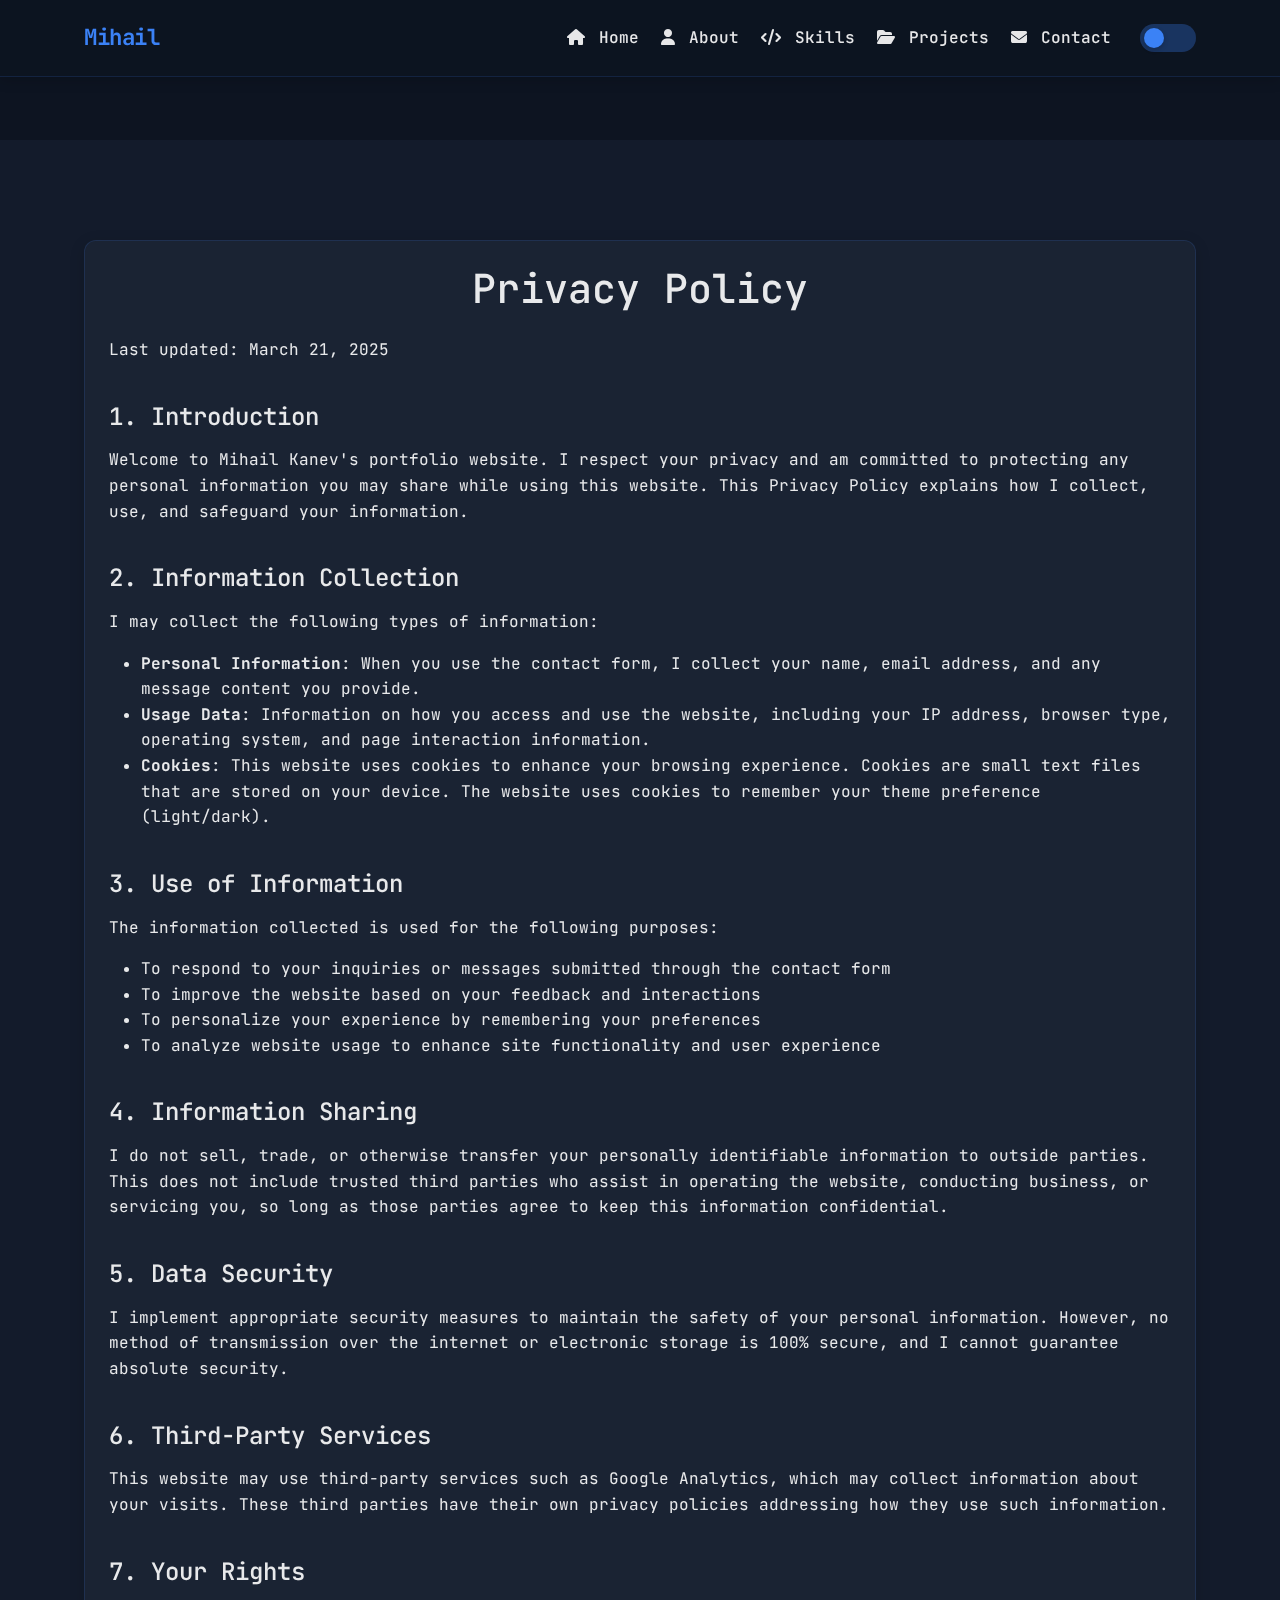
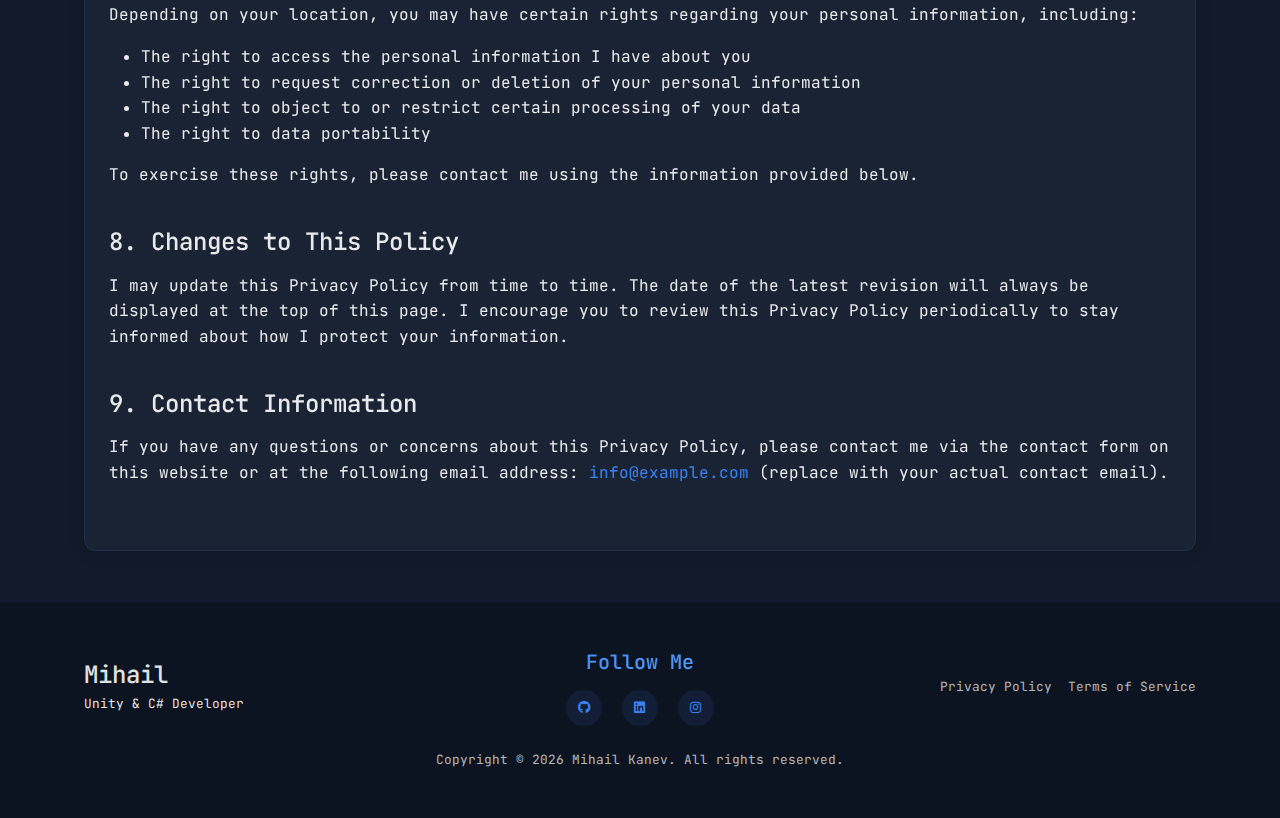
<file: privacy-policy.html>
<!DOCTYPE html>
<html lang="en" data-theme="dark">
  <head>
    <meta charset="UTF-8" />
    <meta http-equiv="X-UA-Compatible" content="IE=edge" />
    <meta name="viewport" content="width=device-width, initial-scale=1.0" />
    <title>Privacy Policy - Mihail Kanev</title>
    <link
      href="https://cdn.jsdelivr.net/npm/bootstrap@5.3.3/dist/css/bootstrap.min.css"
      rel="stylesheet"
      integrity="sha384-QWTKZyjpPEjISv5WaRU9OFeRpok6YctnYmDr5pNlyT2bRjXh0JMhjY6hW+ALEwIH"
      crossorigin="anonymous"
    />
    <link
      rel="stylesheet"
      href="https://cdnjs.cloudflare.com/ajax/libs/font-awesome/6.4.0/css/all.min.css"
    />
    <link
      rel="stylesheet"
      href="https://fonts.googleapis.com/css2?family=JetBrains+Mono:wght@100..800&display=swap"
    />
    <link rel="stylesheet" href="Style.css" />
  </head>

  <body>
    <!-- Header -->
    <header>
      <nav class="navbar navbar-expand-md fixed-top glass-nav">
        <div class="container">
          <a class="navbar-brand fw-bold" href="./">
            Mihail
          </a>
          <button
            class="navbar-toggler custom-toggler"
            type="button"
            data-bs-toggle="collapse"
            data-bs-target="#collapsibleNavId"
            aria-controls="collapsibleNavId"
            aria-expanded="false"
            aria-label="Toggle navigation"
          >
            <i class="fas fa-bars"></i>
          </button>
          <div class="collapse navbar-collapse" id="collapsibleNavId">
            <ul class="navbar-nav ms-auto mt-2 mt-lg-0">
              <li class="nav-item">
                <a class="nav-link" href="index.html#home">
                  <i class="fas fa-home me-1"></i> Home
                </a>
              </li>
              <li class="nav-item">
                <a class="nav-link" href="index.html#about">
                  <i class="fas fa-user me-1"></i> About
                </a>
              </li>
              <li class="nav-item">
                <a class="nav-link" href="index.html#skills">
                  <i class="fas fa-code me-1"></i> Skills
                </a>
              </li>
              <li class="nav-item">
                <a class="nav-link" href="index.html#projects">
                  <i class="fas fa-folder-open me-1"></i> Projects
                </a>
              </li>
              <li class="nav-item">
                <a class="nav-link" href="index.html#contact">
                  <i class="fas fa-envelope me-1"></i> Contact
                </a>
              </li>
              <!-- Theme Toggle Button -->
              <li class="nav-item d-flex align-items-center ms-2">
                <button id="theme-toggle" class="theme-toggle" title="Toggle Theme">
                  <div class="theme-toggle-track">
                    <div class="theme-toggle-thumb"></div>
                  </div>
                </button>
              </li>
            </ul>
          </div>
        </div>
      </nav>
    </header>

    <main style="padding-top: 100px; padding-bottom: 50px;">
      <div class="container">
        <div class="card p-4">
          <h1 class="mb-4 text-center">Privacy Policy</h1>
          <div class="mb-4">
            <p>Last updated: March 21, 2025</p>
          </div>

          <div class="mb-4">
            <h2 class="h4 mb-3">1. Introduction</h2>
            <p>Welcome to Mihail Kanev's portfolio website. I respect your privacy and am committed to protecting any personal information you may share while using this website. This Privacy Policy explains how I collect, use, and safeguard your information.</p>
          </div>

          <div class="mb-4">
            <h2 class="h4 mb-3">2. Information Collection</h2>
            <p>I may collect the following types of information:</p>
            <ul>
              <li><strong>Personal Information</strong>: When you use the contact form, I collect your name, email address, and any message content you provide.</li>
              <li><strong>Usage Data</strong>: Information on how you access and use the website, including your IP address, browser type, operating system, and page interaction information.</li>
              <li><strong>Cookies</strong>: This website uses cookies to enhance your browsing experience. Cookies are small text files that are stored on your device. The website uses cookies to remember your theme preference (light/dark).</li>
            </ul>
          </div>

          <div class="mb-4">
            <h2 class="h4 mb-3">3. Use of Information</h2>
            <p>The information collected is used for the following purposes:</p>
            <ul>
              <li>To respond to your inquiries or messages submitted through the contact form</li>
              <li>To improve the website based on your feedback and interactions</li>
              <li>To personalize your experience by remembering your preferences</li>
              <li>To analyze website usage to enhance site functionality and user experience</li>
            </ul>
          </div>

          <div class="mb-4">
            <h2 class="h4 mb-3">4. Information Sharing</h2>
            <p>I do not sell, trade, or otherwise transfer your personally identifiable information to outside parties. This does not include trusted third parties who assist in operating the website, conducting business, or servicing you, so long as those parties agree to keep this information confidential.</p>
          </div>

          <div class="mb-4">
            <h2 class="h4 mb-3">5. Data Security</h2>
            <p>I implement appropriate security measures to maintain the safety of your personal information. However, no method of transmission over the internet or electronic storage is 100% secure, and I cannot guarantee absolute security.</p>
          </div>

          <div class="mb-4">
            <h2 class="h4 mb-3">6. Third-Party Services</h2>
            <p>This website may use third-party services such as Google Analytics, which may collect information about your visits. These third parties have their own privacy policies addressing how they use such information.</p>
          </div>

          <div class="mb-4">
            <h2 class="h4 mb-3">7. Your Rights</h2>
            <p>Depending on your location, you may have certain rights regarding your personal information, including:</p>
            <ul>
              <li>The right to access the personal information I have about you</li>
              <li>The right to request correction or deletion of your personal information</li>
              <li>The right to object to or restrict certain processing of your data</li>
              <li>The right to data portability</li>
            </ul>
            <p>To exercise these rights, please contact me using the information provided below.</p>
          </div>

          <div class="mb-4">
            <h2 class="h4 mb-3">8. Changes to This Policy</h2>
            <p>I may update this Privacy Policy from time to time. The date of the latest revision will always be displayed at the top of this page. I encourage you to review this Privacy Policy periodically to stay informed about how I protect your information.</p>
          </div>

          <div class="mb-4">
            <h2 class="h4 mb-3">9. Contact Information</h2>
            <p>If you have any questions or concerns about this Privacy Policy, please contact me via the contact form on this website or at the following email address: <a href="mailto:info@example.com">info@example.com</a> (replace with your actual contact email).</p>
          </div>
        </div>
      </div>
    </main>

    <!-- Footer -->
    <footer class="footer-gradient text-center py-5">
      <div class="container">
        <div class="footer-content">
          <div class="row align-items-center">
            <div class="col-md-4 text-md-start mb-4 mb-md-0">
              <div class="d-flex align-items-center justify-content-center justify-content-md-start">
                <div>
                  <h4 class="footer-logo mb-1">Mihail</h4>
                  <p class="footer-tagline mb-0">Unity & C# Developer</p>
                </div>
              </div>
            </div>
            <div class="col-md-4 mb-4 mb-md-0">
              <h3 class="h5 mb-3 gradient-text">Follow Me</h3>
              <div class="social-links">
                <a href="https://github.com/mihailkanev01" class="social-icon" target="_blank" rel="noopener noreferrer">
                  <i class="fab fa-github"></i>
                </a>
                <a href="https://www.linkedin.com/in/mihail-kanev/" class="social-icon" target="_blank" rel="noopener noreferrer">
                  <i class="fab fa-linkedin"></i>
                </a>
                <a href="https://www.instagram.com/_mihail_01/" class="social-icon" target="_blank" rel="noopener noreferrer">
                  <i class="fab fa-instagram"></i>
                </a>
              </div>
            </div>
            <div class="col-md-4 text-md-end">
              <div class="d-flex flex-column flex-md-row justify-content-center justify-content-md-end">
                <a href="privacy-policy.html" class="footer-link me-md-3 mb-2 mb-md-0">Privacy Policy</a>
                <a href="terms-of-service.html" class="footer-link">Terms of Service</a>
              </div>
            </div>
          </div>
          <div class="footer-divider my-4"></div>
          <p class="copyright mb-0">
            Copyright &copy; <span id="current-year">2025</span> Mihail Kanev. All rights reserved.
          </p>
        </div>
      </div>
    </footer>

    <!-- Theme transition overlay -->
    <div class="theme-transition"></div>

    <script
      src="https://cdn.jsdelivr.net/npm/bootstrap@5.3.3/dist/js/bootstrap.bundle.min.js"
      integrity="sha384-YvpcrYf0tY3lHB60NNkmXc5s9fDVZLESaAA55NDzOxhy9GkcIdslK1eN7N6jIeHz"
      crossorigin="anonymous"
    ></script>
    
    <script src="main.js"></script>
  </body>
</html>
</file>
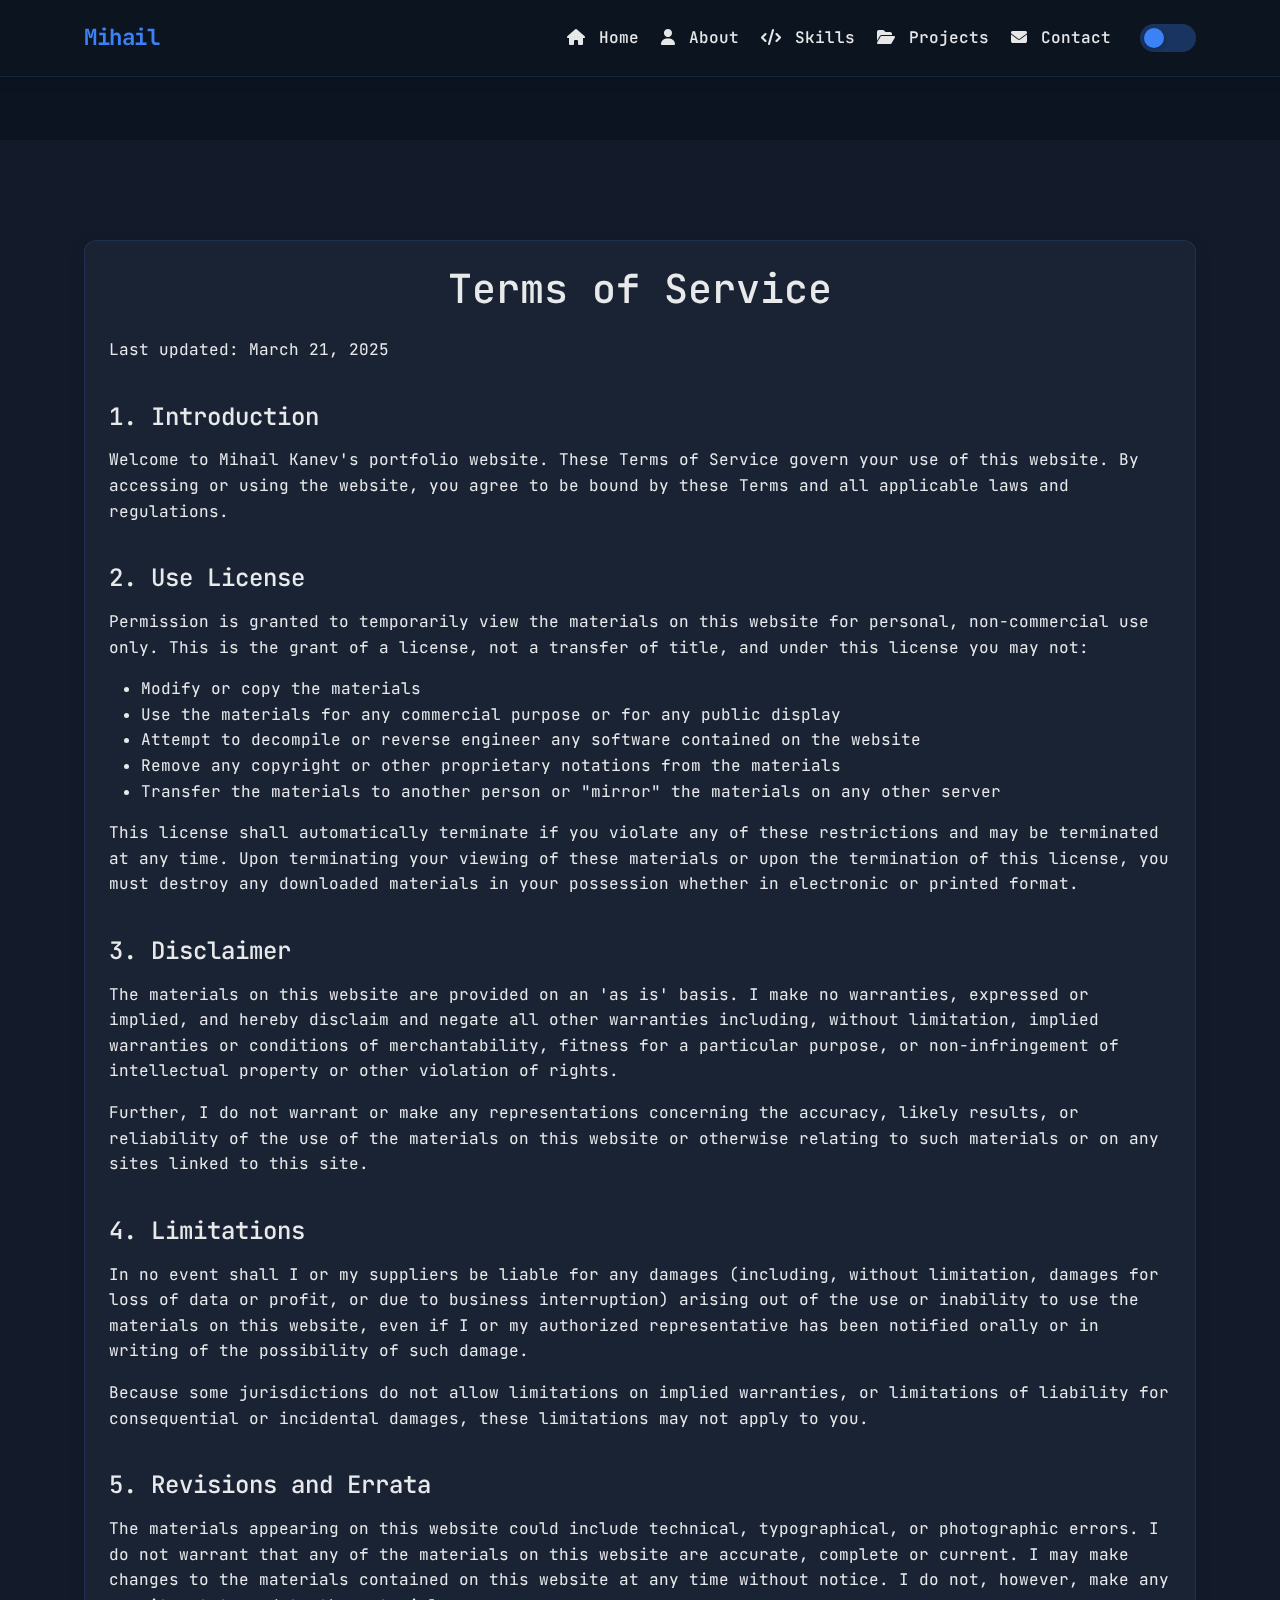
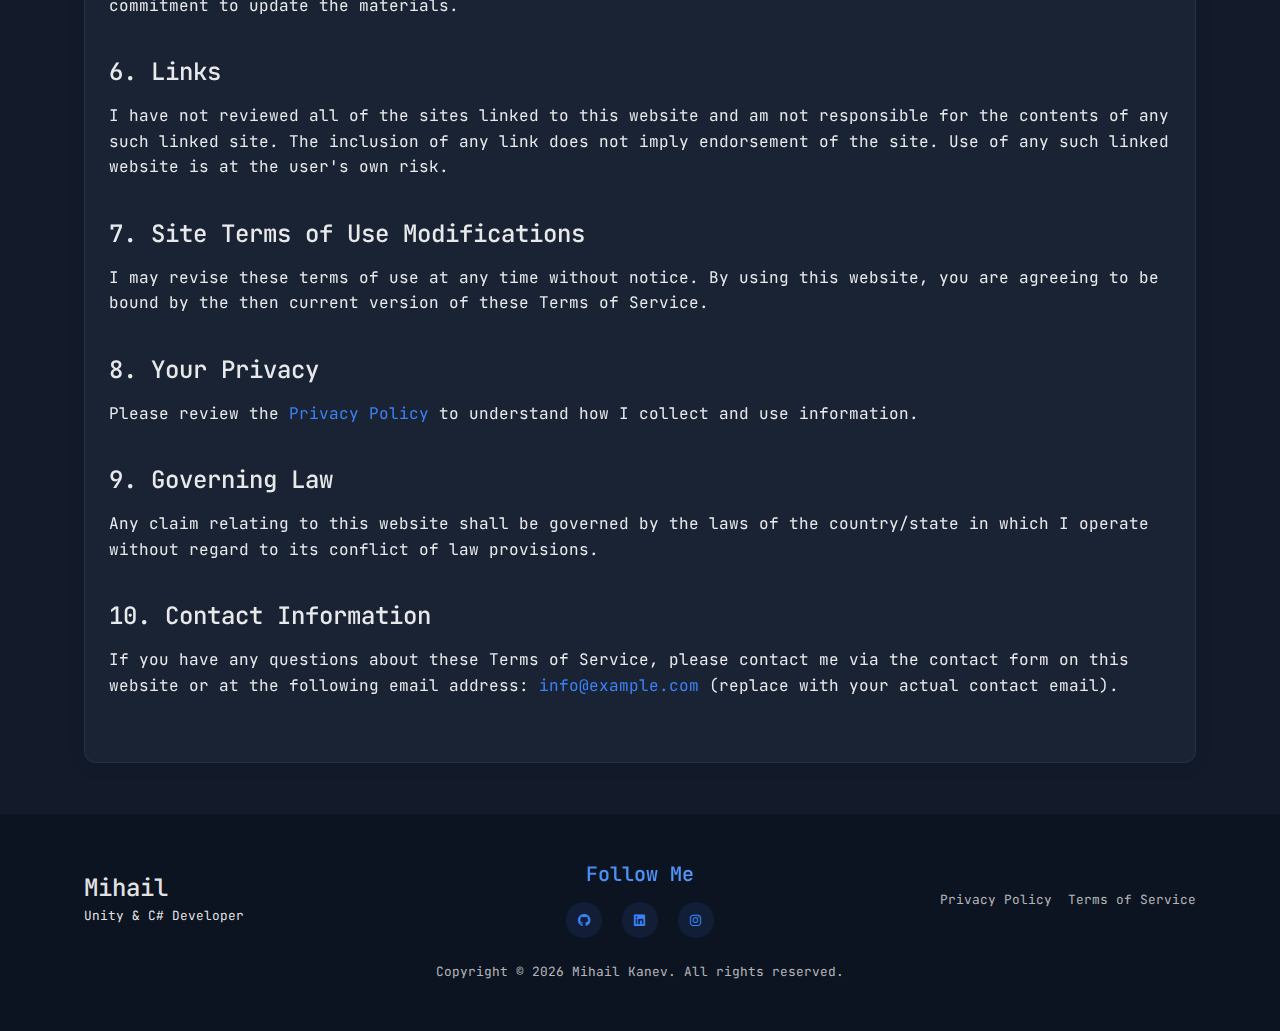
<file: terms-of-service.html>
<!DOCTYPE html>
<html lang="en" data-theme="dark">
  <head>
    <meta charset="UTF-8" />
    <meta http-equiv="X-UA-Compatible" content="IE=edge" />
    <meta name="viewport" content="width=device-width, initial-scale=1.0" />
    <title>Terms of Service - Mihail Kanev</title>
    <link
      href="https://cdn.jsdelivr.net/npm/bootstrap@5.3.3/dist/css/bootstrap.min.css"
      rel="stylesheet"
      integrity="sha384-QWTKZyjpPEjISv5WaRU9OFeRpok6YctnYmDr5pNlyT2bRjXh0JMhjY6hW+ALEwIH"
      crossorigin="anonymous"
    />
    <link
      rel="stylesheet"
      href="https://cdnjs.cloudflare.com/ajax/libs/font-awesome/6.4.0/css/all.min.css"
    />
    <link
      rel="stylesheet"
      href="https://fonts.googleapis.com/css2?family=JetBrains+Mono:wght@100..800&display=swap"
    />
    <link rel="stylesheet" href="Style.css" />
  </head>

  <body>
    <!-- Header -->
    <header>
      <nav class="navbar navbar-expand-md fixed-top glass-nav">
        <div class="container">
          <a class="navbar-brand fw-bold" href="./">
            Mihail
          </a>
          <button
            class="navbar-toggler custom-toggler"
            type="button"
            data-bs-toggle="collapse"
            data-bs-target="#collapsibleNavId"
            aria-controls="collapsibleNavId"
            aria-expanded="false"
            aria-label="Toggle navigation"
          >
            <i class="fas fa-bars"></i>
          </button>
          <div class="collapse navbar-collapse" id="collapsibleNavId">
            <ul class="navbar-nav ms-auto mt-2 mt-lg-0">
              <li class="nav-item">
                <a class="nav-link" href="index.html#home">
                  <i class="fas fa-home me-1"></i> Home
                </a>
              </li>
              <li class="nav-item">
                <a class="nav-link" href="index.html#about">
                  <i class="fas fa-user me-1"></i> About
                </a>
              </li>
              <li class="nav-item">
                <a class="nav-link" href="index.html#skills">
                  <i class="fas fa-code me-1"></i> Skills
                </a>
              </li>
              <li class="nav-item">
                <a class="nav-link" href="index.html#projects">
                  <i class="fas fa-folder-open me-1"></i> Projects
                </a>
              </li>
              <li class="nav-item">
                <a class="nav-link" href="index.html#contact">
                  <i class="fas fa-envelope me-1"></i> Contact
                </a>
              </li>
              <!-- Theme Toggle Button -->
              <li class="nav-item d-flex align-items-center ms-2">
                <button id="theme-toggle" class="theme-toggle" title="Toggle Theme">
                  <div class="theme-toggle-track">
                    <div class="theme-toggle-thumb"></div>
                  </div>
                </button>
              </li>
            </ul>
          </div>
        </div>
      </nav>
    </header>

    <main style="padding-top: 100px; padding-bottom: 50px;">
      <div class="container">
        <div class="card p-4">
          <h1 class="mb-4 text-center">Terms of Service</h1>
          <div class="mb-4">
            <p>Last updated: March 21, 2025</p>
          </div>

          <div class="mb-4">
            <h2 class="h4 mb-3">1. Introduction</h2>
            <p>Welcome to Mihail Kanev's portfolio website. These Terms of Service govern your use of this website. By accessing or using the website, you agree to be bound by these Terms and all applicable laws and regulations.</p>
          </div>

          <div class="mb-4">
            <h2 class="h4 mb-3">2. Use License</h2>
            <p>Permission is granted to temporarily view the materials on this website for personal, non-commercial use only. This is the grant of a license, not a transfer of title, and under this license you may not:</p>
            <ul>
              <li>Modify or copy the materials</li>
              <li>Use the materials for any commercial purpose or for any public display</li>
              <li>Attempt to decompile or reverse engineer any software contained on the website</li>
              <li>Remove any copyright or other proprietary notations from the materials</li>
              <li>Transfer the materials to another person or "mirror" the materials on any other server</li>
            </ul>
            <p>This license shall automatically terminate if you violate any of these restrictions and may be terminated at any time. Upon terminating your viewing of these materials or upon the termination of this license, you must destroy any downloaded materials in your possession whether in electronic or printed format.</p>
          </div>

          <div class="mb-4">
            <h2 class="h4 mb-3">3. Disclaimer</h2>
            <p>The materials on this website are provided on an 'as is' basis. I make no warranties, expressed or implied, and hereby disclaim and negate all other warranties including, without limitation, implied warranties or conditions of merchantability, fitness for a particular purpose, or non-infringement of intellectual property or other violation of rights.</p>
            <p>Further, I do not warrant or make any representations concerning the accuracy, likely results, or reliability of the use of the materials on this website or otherwise relating to such materials or on any sites linked to this site.</p>
          </div>

          <div class="mb-4">
            <h2 class="h4 mb-3">4. Limitations</h2>
            <p>In no event shall I or my suppliers be liable for any damages (including, without limitation, damages for loss of data or profit, or due to business interruption) arising out of the use or inability to use the materials on this website, even if I or my authorized representative has been notified orally or in writing of the possibility of such damage.</p>
            <p>Because some jurisdictions do not allow limitations on implied warranties, or limitations of liability for consequential or incidental damages, these limitations may not apply to you.</p>
          </div>

          <div class="mb-4">
            <h2 class="h4 mb-3">5. Revisions and Errata</h2>
            <p>The materials appearing on this website could include technical, typographical, or photographic errors. I do not warrant that any of the materials on this website are accurate, complete or current. I may make changes to the materials contained on this website at any time without notice. I do not, however, make any commitment to update the materials.</p>
          </div>

          <div class="mb-4">
            <h2 class="h4 mb-3">6. Links</h2>
            <p>I have not reviewed all of the sites linked to this website and am not responsible for the contents of any such linked site. The inclusion of any link does not imply endorsement of the site. Use of any such linked website is at the user's own risk.</p>
          </div>

          <div class="mb-4">
            <h2 class="h4 mb-3">7. Site Terms of Use Modifications</h2>
            <p>I may revise these terms of use at any time without notice. By using this website, you are agreeing to be bound by the then current version of these Terms of Service.</p>
          </div>

          <div class="mb-4">
            <h2 class="h4 mb-3">8. Your Privacy</h2>
            <p>Please review the <a href="privacy-policy.html">Privacy Policy</a> to understand how I collect and use information.</p>
          </div>

          <div class="mb-4">
            <h2 class="h4 mb-3">9. Governing Law</h2>
            <p>Any claim relating to this website shall be governed by the laws of the country/state in which I operate without regard to its conflict of law provisions.</p>
          </div>

          <div class="mb-4">
            <h2 class="h4 mb-3">10. Contact Information</h2>
            <p>If you have any questions about these Terms of Service, please contact me via the contact form on this website or at the following email address: <a href="mailto:info@example.com">info@example.com</a> (replace with your actual contact email).</p>
          </div>
        </div>
      </div>
    </main>

    <!-- Footer -->
    <footer class="footer-gradient text-center py-5">
      <div class="container">
        <div class="footer-content">
          <div class="row align-items-center">
            <div class="col-md-4 text-md-start mb-4 mb-md-0">
              <div class="d-flex align-items-center justify-content-center justify-content-md-start">
                <div>
                  <h4 class="footer-logo mb-1">Mihail</h4>
                  <p class="footer-tagline mb-0">Unity & C# Developer</p>
                </div>
              </div>
            </div>
            <div class="col-md-4 mb-4 mb-md-0">
              <h3 class="h5 mb-3 gradient-text">Follow Me</h3>
              <div class="social-links">
                <a href="https://github.com/mihailkanev01" class="social-icon" target="_blank" rel="noopener noreferrer">
                  <i class="fab fa-github"></i>
                </a>
                <a href="https://www.linkedin.com/in/mihail-kanev/" class="social-icon" target="_blank" rel="noopener noreferrer">
                  <i class="fab fa-linkedin"></i>
                </a>
                <a href="https://www.instagram.com/_mihail_01/" class="social-icon" target="_blank" rel="noopener noreferrer">
                  <i class="fab fa-instagram"></i>
                </a>
              </div>
            </div>
            <div class="col-md-4 text-md-end">
              <div class="d-flex flex-column flex-md-row justify-content-center justify-content-md-end">
                <a href="privacy-policy.html" class="footer-link me-md-3 mb-2 mb-md-0">Privacy Policy</a>
                <a href="terms-of-service.html" class="footer-link">Terms of Service</a>
              </div>
            </div>
          </div>
          <div class="footer-divider my-4"></div>
          <p class="copyright mb-0">
            Copyright &copy; <span id="current-year">2025</span> Mihail Kanev. All rights reserved.
          </p>
        </div>
      </div>
    </footer>

    <!-- Theme transition overlay -->
    <div class="theme-transition"></div>

    <script
      src="https://cdn.jsdelivr.net/npm/bootstrap@5.3.3/dist/js/bootstrap.bundle.min.js"
      integrity="sha384-YvpcrYf0tY3lHB60NNkmXc5s9fDVZLESaAA55NDzOxhy9GkcIdslK1eN7N6jIeHz"
      crossorigin="anonymous"
    ></script>
    
    <script src="main.js"></script>
  </body>
</html>
</file>
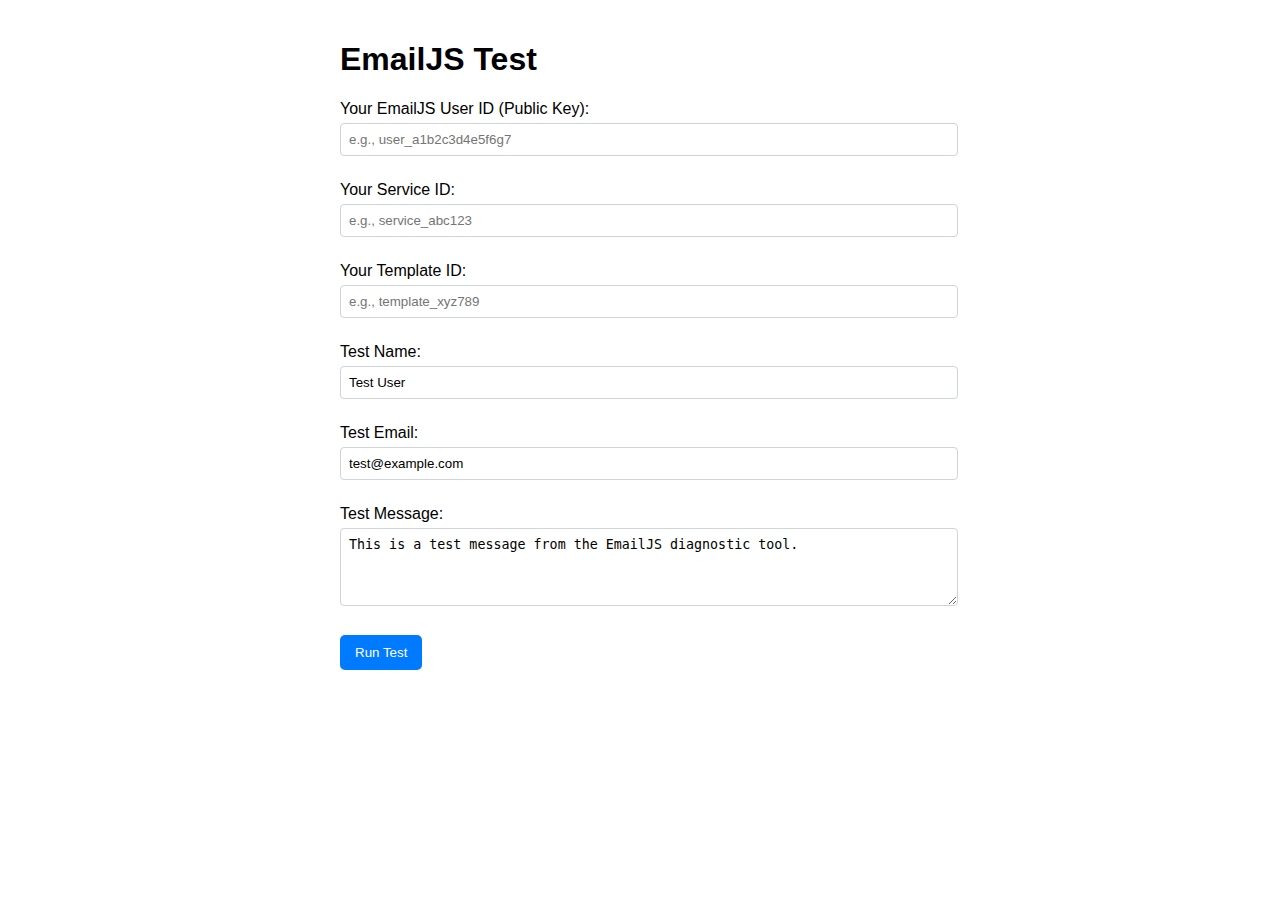
<file: test-emailjs.html>
<!DOCTYPE html>
<html lang="en">
<head>
  <meta charset="UTF-8">
  <meta name="viewport" content="width=device-width, initial-scale=1.0">
  <title>EmailJS Test</title>
  <style>
    body {
      font-family: Arial, sans-serif;
      max-width: 600px;
      margin: 0 auto;
      padding: 20px;
    }
    .result {
      margin-top: 20px;
      padding: 10px;
      border-radius: 5px;
    }
    .success {
      background-color: #d4edda;
      color: #155724;
      border: 1px solid #c3e6cb;
    }
    .error {
      background-color: #f8d7da;
      color: #721c24;
      border: 1px solid #f5c6cb;
    }
    button {
      padding: 10px 15px;
      background-color: #007bff;
      color: white;
      border: none;
      border-radius: 5px;
      cursor: pointer;
    }
    input, textarea {
      width: 100%;
      padding: 8px;
      margin-bottom: 10px;
      border: 1px solid #ced4da;
      border-radius: 4px;
    }
    label {
      display: block;
      margin-bottom: 5px;
    }
    .form-group {
      margin-bottom: 15px;
    }
  </style>
</head>
<body>
  <h1>EmailJS Test</h1>
  
  <div class="form-group">
    <label for="user-id">Your EmailJS User ID (Public Key):</label>
    <input type="text" id="user-id" placeholder="e.g., user_a1b2c3d4e5f6g7">
  </div>
  
  <div class="form-group">
    <label for="service-id">Your Service ID:</label>
    <input type="text" id="service-id" placeholder="e.g., service_abc123">
  </div>
  
  <div class="form-group">
    <label for="template-id">Your Template ID:</label>
    <input type="text" id="template-id" placeholder="e.g., template_xyz789">
  </div>
  
  <div class="form-group">
    <label for="test-name">Test Name:</label>
    <input type="text" id="test-name" value="Test User">
  </div>
  
  <div class="form-group">
    <label for="test-email">Test Email:</label>
    <input type="email" id="test-email" value="test@example.com">
  </div>
  
  <div class="form-group">
    <label for="test-message">Test Message:</label>
    <textarea id="test-message" rows="4">This is a test message from the EmailJS diagnostic tool.</textarea>
  </div>
  
  <button id="test-button">Run Test</button>
  
  <div id="result-container"></div>
  
  <script src="https://cdn.emailjs.com/sdk/2.3.2/email.min.js"></script>
  <script>
    document.getElementById('test-button').addEventListener('click', function() {
      const resultContainer = document.getElementById('result-container');
      resultContainer.innerHTML = '';
      
      const userIdInput = document.getElementById('user-id');
      const serviceIdInput = document.getElementById('service-id');
      const templateIdInput = document.getElementById('template-id');
      const testNameInput = document.getElementById('test-name');
      const testEmailInput = document.getElementById('test-email');
      const testMessageInput = document.getElementById('test-message');
      
      // Check if all fields are filled
      if (!userIdInput.value || !serviceIdInput.value || !templateIdInput.value) {
        resultContainer.innerHTML = `
          <div class="result error">
            <h3>Error</h3>
            <p>Please fill in all required fields (User ID, Service ID, Template ID).</p>
          </div>
        `;
        return;
      }
      
      try {
        // Initialize EmailJS
        emailjs.init(userIdInput.value);
        
        // Create status element
        const statusElement = document.createElement('div');
        statusElement.className = 'result';
        statusElement.innerHTML = '<h3>Status</h3><p>Sending test email...</p>';
        resultContainer.appendChild(statusElement);
        
        // Prepare parameters
        const templateParams = {
          from_name: testNameInput.value,
          reply_to: testEmailInput.value,
          message: testMessageInput.value
        };
        
        // Send test email
        emailjs.send(serviceIdInput.value, templateIdInput.value, templateParams)
          .then(function(response) {
            console.log('SUCCESS!', response);
            statusElement.className = 'result success';
            statusElement.innerHTML = `
              <h3>Success!</h3>
              <p>Email sent successfully.</p>
              <pre>Status: ${response.status}\nText: ${response.text}</pre>
              <p>Now try this in your actual contact form!</p>
            `;
          })
          .catch(function(error) {
            console.error('FAILED...', error);
            statusElement.className = 'result error';
            statusElement.innerHTML = `
              <h3>Error</h3>
              <p>Failed to send email.</p>
              <pre>Status: ${error.status || 'N/A'}\nText: ${error.text || 'Unknown error'}</pre>
              <p>Check your console for more details.</p>
              <p><strong>Common issues:</strong></p>
              <ul>
                <li>Incorrect User ID, Service ID or Template ID</li>
                <li>Template variables don't match (should be from_name, reply_to, message)</li>
                <li>Email service not properly connected</li>
                <li>Free account limits exceeded</li>
              </ul>
            `;
          });
      } catch (error) {
        console.error('Initialization error:', error);
        resultContainer.innerHTML = `
          <div class="result error">
            <h3>Initialization Error</h3>
            <p>Failed to initialize EmailJS: ${error.message || 'Unknown error'}</p>
          </div>
        `;
      }
    });
  </script>
</body>
</html>
</file>
<file: Style.css>
/* Base styles and reset */
* {
  margin: 0;
  padding: 0;
  box-sizing: border-box;
  transition: background-color 0.3s ease, color 0.3s ease, border-color 0.3s ease, box-shadow 0.3s ease;
}

/* Primary color scheme and variables */
:root {
  /* Primary color scheme - DARK THEME (DEFAULT) */
  --color-primary: #0F172A;
  --color-primary-lighter: #1E293B;
  --color-secondary: #334155;
  --color-secondary-lighter: #475569;
  --color-secondary-darker: #1E293B;
  
  /* Accent color */
  --color-accent: #3B82F6;
  --color-accent-lighter: #60A5FA;
  --color-accent-darker: #2563EB;
  
  /* Text colors */
  --text-primary: rgba(255, 255, 255, 0.9);
  --text-secondary: rgba(255, 255, 255, 0.7);
  --text-muted: rgba(255, 255, 255, 0.5);
  
  /* Background elements */
  --dark-bg: #131b2b;
  --darker-bg: #0d1421;
  --card-bg: #1a2333;
  --input-bg: #1a2333;
  
  /* UI elements */
  --border-subtle: rgba(59, 130, 246, 0.15);
  --hero-bg-filter: rgba(15, 23, 42, 0.9);
}

/* Light theme - TRUE LIGHT COLORS */
html[data-theme="light"] {
  /* Primary color scheme */
  --color-primary: #FFFFFF;
  --color-primary-lighter: #F8FAFC;
  --color-secondary: #E2E8F0;
  --color-secondary-lighter: #F1F5F9;
  --color-secondary-darker: #CBD5E1;
  
  /* Accent color - keeping consistent */
  --color-accent: #3B82F6;
  --color-accent-lighter: #60A5FA;
  --color-accent-darker: #2563EB;
  
  /* Text colors - dark text on light background */
  --text-primary: rgba(15, 23, 42, 0.9);
  --text-secondary: rgba(15, 23, 42, 0.7);
  --text-muted: rgba(15, 23, 42, 0.5);
  
  /* Background elements - whites and light grays */
  --dark-bg: #FFFFFF;
  --darker-bg: #F1F5F9;
  --card-bg: #FFFFFF;
  --input-bg: #F8FAFC;
  
  /* UI elements */
  --border-subtle: rgba(59, 130, 246, 0.2);
  --hero-bg-filter: rgba(241, 245, 249, 0.8);
}

body {
  font-family: 'JetBrains Mono', monospace;
  line-height: 1.6;
  color: var(--text-primary);
  background-color: var(--dark-bg);
  padding-top: 0;
  overflow-x: hidden;
}

.container {
  width: 90%;
  max-width: 1200px;
  margin: 0 auto;
  padding: 0 20px;
}

a {
  text-decoration: none;
  color: var(--color-accent);
}

/* Buttons */
.btn {
  display: inline-block;
  padding: 10px 25px;
  border-radius: 30px;
  font-weight: 600;
  cursor: pointer;
  transition: all 0.3s ease;
  margin: 10px 5px;
  position: relative;
  overflow: hidden;
  font-weight: 500;
  letter-spacing: 0.5px;
  font-family: "JetBrains Mono", monospace;
}

.btn-primary {
  background-color: var(--color-accent);
  border-color: var(--color-accent);
  box-shadow: 0 4px 10px rgba(0, 0, 0, 0.2);
  color: white;
}

.btn-primary:hover {
  background-color: var(--color-accent-lighter);
  border-color: var(--color-accent-lighter);
  transform: translateY(-3px);
  box-shadow: 0 6px 15px rgba(0, 0, 0, 0.25);
}

.btn-outline-light {
  color: var(--text-primary);
  border-color: var(--border-subtle);
}

.btn-outline-light:hover {
  background-color: rgba(84, 100, 196, 0.1);
  color: var(--color-accent);
  border-color: var(--color-accent);
}

/* Sections */
.section {
  padding: 70px 0;
}

.section-title {
  text-align: center;
  margin-bottom: 40px;
  font-size: 1.8rem;
  color: var(--text-primary);
}

.bg-light {
  background-color: var(--color-primary-lighter);
}

.bg-dark {
  background-color: var(--darker-bg);
}

/* Additional fixes for sections with bg-light class in light theme */
html[data-theme="light"] .bg-light {
  background-color: var(--darker-bg);
}

/* Header */
header {
  background-color: var(--darker-bg);
  color: white;
  text-align: center;
  padding: 80px 0 60px;
}

header h1 {
  font-size: 2.5rem;
  margin-bottom: 8px;
}

header h2 {
  font-size: 1.2rem;
  color: var(--text-muted);
  margin-bottom: 15px;
  font-weight: normal;
}

header p {
  max-width: 600px;
  margin: 0 auto 25px;
  color: var(--text-muted);
  font-size: 0.9rem;
}

/* Footer */
footer {
  background-color: var(--darker-bg);
  color: var(--text-muted);
  text-align: center;
  padding: 25px 0;
  font-size: 0.8rem;
  border-top: 1px solid rgba(255, 255, 255, 0.05);
}

footer p {
  margin-bottom: 4px;
}

.credits {
  font-size: 0.7rem;
}

/* Responsive design */
@media (max-width: 768px) {
  header {
      padding: 60px 0 40px;
  }
  
  header h1 {
      font-size: 2rem;
  }
  
  .section {
      padding: 50px 0;
  }
  
  .contact-container {
      flex-direction: column;
  }
  
  .contact-form, .contact-info {
      width: 100%;
  }
}

/* Preloader Styles */
#preloader {
position: fixed;
top: 0;
left: 0;
width: 100%;
height: 100%;
background-color: var(--color-primary);
z-index: 9999;
display: flex;
justify-content: center;
align-items: center;
transition: opacity 0.5s ease, visibility 0.5s ease;
}

html[data-theme="light"] #preloader {
background-color: var(--darker-bg);
}

.loader {
display: flex;
flex-direction: column;
align-items: center;
}

.loader svg {
width: 80px;
height: 80px;
margin-bottom: 20px;
}

#loader-circle {
fill: none;
stroke: var(--color-accent);
stroke-width: 3;
stroke-dasharray: 200;
stroke-dashoffset: 200;
animation: dash 2s ease-in-out infinite;
}

@keyframes dash {
0% {
  stroke-dashoffset: 200;
}
50% {
  stroke-dashoffset: 0;
}
100% {
  stroke-dashoffset: -200;
}
}

.loader-text {
font-family: "JetBrains Mono", monospace;
font-size: 1.5rem;
font-weight: 700;
color: var(--text-primary);
letter-spacing: 2px;
}

.loader-dot {
color: var(--color-accent);
animation: blink 1s infinite;
}

@keyframes blink {
0%, 100% {
  opacity: 1;
}
50% {
  opacity: 0;
}
}

/* Section animations for scroll reveal */
.fade-in {
opacity: 0;
transform: translateY(30px);
transition: opacity 0.8s ease, transform 0.8s ease;
}

.fade-in.appear {
opacity: 1;
transform: translateY(0);
}

.fade-in-delay-1 {
transition-delay: 0.2s;
}

.fade-in-delay-2 {
transition-delay: 0.4s;
}

.fade-in-delay-3 {
transition-delay: 0.6s;
}

/* Active Link Styling */
.nav-link.active-link {
color: var(--color-accent) !important;
background-color: rgba(84, 100, 196, 0.1);
font-weight: 600;
position: relative;
}

.nav-link.active-link::after {
content: '';
position: absolute;
bottom: 0;
left: 50%;
transform: translateX(-50%);
width: 20px;
height: 2px;
background-color: var(--color-accent);
transition: width 0.3s ease;
}

.nav-link.active-link:hover::after {
width: 40px;
}

/* Improved theme toggle styling */
.theme-toggle {
background: transparent;
border: none;
padding: 0;
cursor: pointer;
width: 56px;
height: 28px;
position: relative;
border-radius: 28px;
overflow: visible;
display: flex;
align-items: center;
justify-content: center;
margin-left: 10px;
}

.theme-toggle-track {
background-color: rgba(59, 130, 246, 0.3);
width: 100%;
height: 100%;
border-radius: 28px;
position: relative;
transition: all 0.3s ease;
}

.theme-toggle-thumb {
position: absolute;
top: 4px;
left: 4px;
width: 20px;
height: 20px;
border-radius: 50%;
background-color: var(--color-accent);
transition: transform 0.5s cubic-bezier(0.175, 0.885, 0.32, 1.275);
z-index: 3;
box-shadow: 0 2px 5px rgba(0, 0, 0, 0.2);
}

html[data-theme="light"] .theme-toggle-thumb {
transform: translateX(28px);
}

html[data-theme="light"] .theme-toggle::before {
opacity: 0;
}

html[data-theme="light"] .theme-toggle::after {
opacity: 1;
}

/* Moon and sun icons */
.theme-toggle::before, 
.theme-toggle::after {
content: '';
position: absolute;
width: 18px;
height: 18px;
border-radius: 50%;
top: 5px;
z-index: 2;
transition: opacity 0.3s ease;
}

.theme-toggle::before {
left: 6px;
background: url("data:image/svg+xml,%3Csvg xmlns='http://www.w3.org/2000/svg' viewBox='0 0 24 24' fill='none' stroke='white' stroke-width='2' stroke-linecap='round' stroke-linejoin='round'%3E%3Cpath d='M21 12.79A9 9 0 1 1 11.21 3 7 7 0 0 0 21 12.79z'%3E%3C/path%3E%3C/svg%3E") no-repeat center center;
opacity: 1;
}

.theme-toggle::after {
right: 6px;
background: url("data:image/svg+xml,%3Csvg xmlns='http://www.w3.org/2000/svg' viewBox='0 0 24 24' fill='none' stroke='%23FFCC33' stroke-width='2' stroke-linecap='round' stroke-linejoin='round'%3E%3Ccircle cx='12' cy='12' r='5'%3E%3C/circle%3E%3Cline x1='12' y1='1' x2='12' y2='3'%3E%3C/line%3E%3Cline x1='12' y1='21' x2='12' y2='23'%3E%3C/line%3E%3Cline x1='4.22' y1='4.22' x2='5.64' y2='5.64'%3E%3C/line%3E%3Cline x1='18.36' y1='18.36' x2='19.78' y2='19.78'%3E%3C/line%3E%3Cline x1='1' y1='12' x2='3' y2='12'%3E%3C/line%3E%3Cline x1='21' y1='12' x2='23' y2='12'%3E%3C/line%3E%3Cline x1='4.22' y1='19.78' x2='5.64' y2='18.36'%3E%3C/line%3E%3Cline x1='18.36' y1='5.64' x2='19.78' y2='4.22'%3E%3C/line%3E%3C/svg%3E") no-repeat center center;
opacity: 0;
}

/* Social Links - Fixed for alignment */
.social-links {
display: flex;
align-items: center;
justify-content: center;
gap: 20px;
}

/* Theme transition overlay */
.theme-transition {
position: fixed;
top: 0;
left: 0;
width: 100%;
height: 100%;
background-color: var(--darker-bg);
z-index: 9998;
opacity: 0;
pointer-events: none;
transition: opacity 0.3s ease;
will-change: opacity;
}

.theme-transition.active {
opacity: 0.9;
pointer-events: all;
}

/* Specific transition background for light theme */
html[data-theme="light"] .theme-transition {
background-color: var(--color-primary);
}

/* Ripple effect for buttons - FIXED */
.ripple {
position: absolute;
background-color: rgba(255, 255, 255, 0.3);
border-radius: 50%;
transform: scale(0);
animation: ripple 0.6s linear;
pointer-events: none;
}

@keyframes ripple {
to {
  transform: scale(2);
  opacity: 0;
}
}

/* Enhanced form styles */
.form-control {
  transition: border-color 0.3s ease, box-shadow 0.3s ease;
  padding-left: 2.5rem !important;
  background-color: var(--input-bg);
  color: var(--text-primary);
  border-color: var(--border-subtle);
}

/* Fix placeholder colors for better visibility in dark theme */
.form-control::placeholder {
  color: rgba(255, 255, 255, 0.4);
  opacity: 1;
}

html[data-theme="light"] .form-control::placeholder {
  color: rgba(15, 23, 42, 0.4);
  opacity: 1;
}

.form-control:focus {
  box-shadow: 0 0 0 0.25rem rgba(59, 130, 246, 0.25);
  border-color: var(--color-accent);
  background-color: var(--input-bg);
  color: var(--text-primary);
}

.form-control.is-valid {
  border-color: #10b981;
  background-image: none;
  padding-right: 0.75rem !important;
}

.form-control.is-invalid {
  border-color: #ef4444;
  background-image: none;
  padding-right: 0.75rem !important;
}

.valid-feedback {
  color: #10b981;
}

.invalid-feedback {
  color: #ef4444;
  display: none;
}

/* Ensure error messages are always visible */
.form-text, .text-muted {
  color: var(--text-muted) !important;
}

.form-control.is-invalid + .invalid-feedback {
  display: block;
}

.form-control.is-valid + .valid-feedback {
  display: block;
}

.input-group-text {
  color: var(--text-muted);
  z-index: 5;
}

/* Submit button animations */
#submit-btn {
  position: relative;
  overflow: hidden;
  z-index: 1;
  transition: all 0.3s ease;
}

#submit-btn:before {
  content: '';
  position: absolute;
  top: 0;
  left: -100%;
  width: 100%;
  height: 100%;
  background: linear-gradient(90deg, transparent, rgba(255, 255, 255, 0.2), transparent);
  transition: left 0.7s ease;
  z-index: -1;
}

#submit-btn:hover:before {
  left: 100%;
}

/* Alert animations */
.alert {
  animation: slideInDown 0.5s forwards;
  border-left: 4px solid;
  background-color: var(--card-bg);
  color: var(--text-primary);
}

.alert-success {
  border-left-color: #10b981;
}

.alert-danger {
  border-left-color: #ef4444;
}

@keyframes slideInDown {
  from {
      transform: translateY(-20px);
      opacity: 0;
  }
  to {
      transform: translateY(0);
      opacity: 1;
  }
}

/* Card background fix for consistent colors */
.card, .project-card, .skill-category {
background-color: var(--card-bg);
color: var(--text-primary);
border: 1px solid rgba(59, 130, 246, 0.15);
}

/* Add more depth to cards in light mode */
html[data-theme="light"] .card, 
html[data-theme="light"] .project-card, 
html[data-theme="light"] .skill-category {
box-shadow: 0 4px 15px rgba(0, 0, 0, 0.05);
}

/* Skill bars styling */
.skill-category {
padding: 1.5rem;
border-radius: 12px;
box-shadow: 0 4px 15px rgba(0, 0, 0, 0.1);
transition: transform 0.4s ease, box-shadow 0.4s ease;
}

.skill-category:hover {
transform: translateY(-5px);
box-shadow: 0 8px 25px rgba(0, 0, 0, 0.15);
}

.skill-name {
font-size: 0.9rem;
font-weight: 500;
color: var(--text-primary);
}

.skill-percentage {
font-size: 0.8rem;
font-weight: 600;
color: var(--color-accent);
transition: transform 0.3s ease;
}

.skill-item:hover .skill-percentage {
transform: scale(1.1);
}

.skill-bar-bg {
height: 8px;
background-color: rgba(59, 130, 246, 0.1);
border-radius: 4px;
overflow: hidden;
}

.skill-bar {
height: 100%;
width: 0; /* Will be set by JavaScript */
background: linear-gradient(90deg, var(--color-accent-darker), var(--color-accent));
border-radius: 4px;
position: relative;
transition: width 1.5s cubic-bezier(0.165, 0.84, 0.44, 1);
}

.skill-item {
opacity: 0;
transform: translateY(10px);
transition: opacity 0.5s ease, transform 0.5s ease;
}

.skill-item.animate {
opacity: 1;
transform: translateY(0);
}

/* Add shine effect for skill bars */
.skill-bar::after {
content: '';
position: absolute;
top: 0;
right: 0;
bottom: 0;
left: 0;
background: linear-gradient(90deg, 
                            transparent, 
                            rgba(255, 255, 255, 0.3), 
                            transparent);
transform: translateX(-100%);
animation: shine 3s infinite;
}

@keyframes shine {
100% {
  transform: translateX(100%);
}
}

/* Skill card icon colors - keep them vibrant in both themes */
.text-danger {
color: #ef4444 !important;
}

.text-success {
color: #10b981 !important;
}

.text-primary {
color: #3b82f6 !important;
}

/* Enhanced Skill Section Animations */
@keyframes slideInRight {
from {
  transform: translateX(100px);
  opacity: 0;
}
to {
  transform: translateX(0);
  opacity: 1;
}
}

@keyframes slideInLeft {
from {
  transform: translateX(-100px);
  opacity: 0;
}
to {
  transform: translateX(0);
  opacity: 1;
}
}

@keyframes popIn {
0% {
  transform: scale(0.6);
  opacity: 0;
}
60% {
  transform: scale(1.1);
}
100% {
  transform: scale(1);
  opacity: 1;
}
}

.skill-anim-left {
opacity: 0;
transform: translateX(-100px);
}

.skill-anim-right {
opacity: 0;
transform: translateX(100px);
}

.skill-anim-pop {
opacity: 0;
transform: scale(0.6);
}

.skill-anim-left.animate {
animation: slideInLeft 0.7s forwards;
}

.skill-anim-right.animate {
animation: slideInRight 0.7s forwards;
}

.skill-anim-pop.animate {
animation: popIn 0.7s forwards;
}

/* Delay animations for sequential effect */
.animate-delay-1 {
animation-delay: 0.1s !important;
}

.animate-delay-2 {
animation-delay: 0.2s !important;
}

.animate-delay-3 {
animation-delay: 0.3s !important;
}

.animate-delay-4 {
animation-delay: 0.4s !important;
}

.animate-delay-5 {
animation-delay: 0.5s !important;
}

.animate-delay-6 {
animation-delay: 0.6s !important;
}

/* Additional existing styles from your current stylesheet */
html {
  scroll-behavior: smooth;
  scroll-padding-top: 70px;
}

.gradient-text {
  color: var(--color-accent);
  font-weight: 600;
  background: linear-gradient(90deg, var(--color-accent), var(--color-accent-lighter));
  -webkit-background-clip: text;
  -webkit-text-fill-color: transparent;
  background-clip: text;
}

.subtle-border {
  border: 1px solid var(--border-subtle);
  box-shadow: 0 4px 20px rgba(0, 0, 0, 0.15);
}

/* Fixed glass-nav */
.glass-nav {
background-color: rgba(13, 20, 33, 0.8);
backdrop-filter: blur(10px);
-webkit-backdrop-filter: blur(10px);
border-bottom: 1px solid var(--border-subtle);
box-shadow: 0 4px 12px rgba(0, 0, 0, 0.15);
padding: 15px 0;
transition: all 0.3s ease;
z-index: 1000;
}

html[data-theme="light"] .glass-nav {
background-color: rgba(241, 245, 249, 0.8);
}

.navbar-brand {
  font-size: 1.4rem;
  color: var(--color-accent);
  letter-spacing: -0.5px;
  transition: all 0.3s ease;
  font-weight: 700;
}

.navbar-brand:hover {
  color: var(--color-accent-lighter);
}

.custom-toggler {
  border: none;
  background: transparent;
  color: var(--color-accent);
  font-size: 1.2rem;
}

.navbar .nav-link {
  color: var(--text-primary);
  font-weight: 500;
  padding: 8px 15px;
  margin: 0 3px;
  border-radius: 4px;
  transition: all 0.3s ease;
}

.navbar .nav-link:hover {
  color: var(--color-accent);
  background-color: rgba(84, 100, 196, 0.1);
}

.hero-section {
  background: linear-gradient(var(--hero-bg-filter), var(--hero-bg-filter)),
      url("https://images.unsplash.com/photo-1542751371-adc38448a05e?ixlib=rb-4.0.3&ixid=MnwxMjA3fDB8MHxwaG90by1wYWdlfHx8fGVufDB8fHx8&auto=format&fit=crop&w=1600&q=80")
      no-repeat center center;
  background-size: cover;
  color: var(--text-primary);
  margin-top: 0;
  padding-top: 140px;
  padding-bottom: 80px;
  min-height: 100vh;
  display: flex;
  align-items: center;
  position: relative;
}

/* Ensure hero text is visible in light mode */
html[data-theme="light"] .hero-section {
  color: white;
}

html[data-theme="light"] .hero-section p {
  color: rgba(255, 255, 255, 0.8);
}

.section-heading {
  position: relative;
  padding-bottom: 15px;
  margin-bottom: 30px;
  color: var(--text-primary);
  text-align: center;
  font-weight: 700;
  letter-spacing: -0.5px;
}

.section-heading:after {
  content: "";
  position: absolute;
  bottom: 0;
  left: 0;
  right: 0;
  margin: 0 auto;
  width: 80px;
  height: 2px;
  background: var(--color-accent);
}

.skill-icon {
  font-size: 2.5rem;
  margin-bottom: 1rem;
}

.card {
  border: none;
  border-radius: 12px;
  backdrop-filter: blur(10px);
  -webkit-backdrop-filter: blur(10px);
  box-shadow: 0 4px 15px rgba(0, 0, 0, 0.15);
  transition: transform 0.3s ease, box-shadow 0.3s ease;
  overflow: hidden;
}

.card:hover {
  transform: translateY(-5px);
  box-shadow: 0 8px 25px rgba(0, 0, 0, 0.2);
}

.project-card {
  border-radius: 12px;
  overflow: hidden;
  margin-bottom: 20px;
  transition: transform 0.3s ease, box-shadow 0.3s ease;
}

.project-card:hover {
  transform: translateY(-5px);
  box-shadow: 0 8px 25px rgba(0, 0, 0, 0.2);
}

.project-image {
  padding: 20px;
  text-align: center;
  background-color: var(--darker-bg);
  color: var(--text-muted);
}

.project-info {
  padding: 20px;
}

.project-tags {
  display: flex;
  flex-wrap: wrap;
  margin-bottom: 15px;
  gap: 8px;
}

.tag {
  background-color: rgba(84, 100, 196, 0.1);
  color: var(--text-muted);
  padding: 4px 10px;
  border-radius: 5px;
  font-size: 0.8rem;
}

.project-link {
  color: var(--color-accent);
  display: inline-flex;
  align-items: center;
  gap: 5px;
  font-size: 0.9rem;
  transition: all 0.3s ease;
}

.project-link:hover {
  color: var(--color-accent-lighter);
  text-decoration: none;
}

/* Footer style adjustments */
.footer-gradient {
  background: var(--darker-bg);
  border-top: 1px solid rgba(59, 130, 246, 0.1);
}

.footer-logo, .footer-tagline {
  color: var(--text-primary);
}

.social-icon {
  display: flex;
  align-items: center;
  justify-content: center;
  width: 36px;
  height: 36px;
  border-radius: 50%;
  background-color: rgba(59, 130, 246, 0.1);
  color: var(--color-accent);
  transition: all 0.3s ease;
}

/* Adjust social icon background for light theme */
html[data-theme="light"] .social-icon {
  background-color: rgba(59, 130, 246, 0.15);
  box-shadow: 0 2px 5px rgba(0, 0, 0, 0.05);
}

.social-icon:hover {
  background-color: var(--color-accent);
  color: white;
  transform: translateY(-3px);
}

.footer-link, .copyright {
  color: var(--text-secondary);
}

.footer-link:hover {
  color: var(--color-accent);
}

/* Ensure elements use correct theme colors */
.card, .project-card, .skill-category {
background-color: var(--card-bg);
border: 1px solid var(--border-subtle);
}

.btn-outline-light {
border-color: var(--border-subtle);
}

.form-control {
background-color: var(--input-bg);
color: var(--text-primary);
border-color: var(--border-subtle);
}

.form-control:focus {
background-color: var(--input-bg);
color: var(--text-primary);
}

.project-image {
background-color: var(--darker-bg);
}

.footer-gradient {
background-color: var(--darker-bg);
}

/* Fix for mobile responsiveness */
@media (max-width: 576px) {
.social-links {
  gap: 15px;
}

.theme-toggle {
  margin-top: 10px;
}
}
</file>
